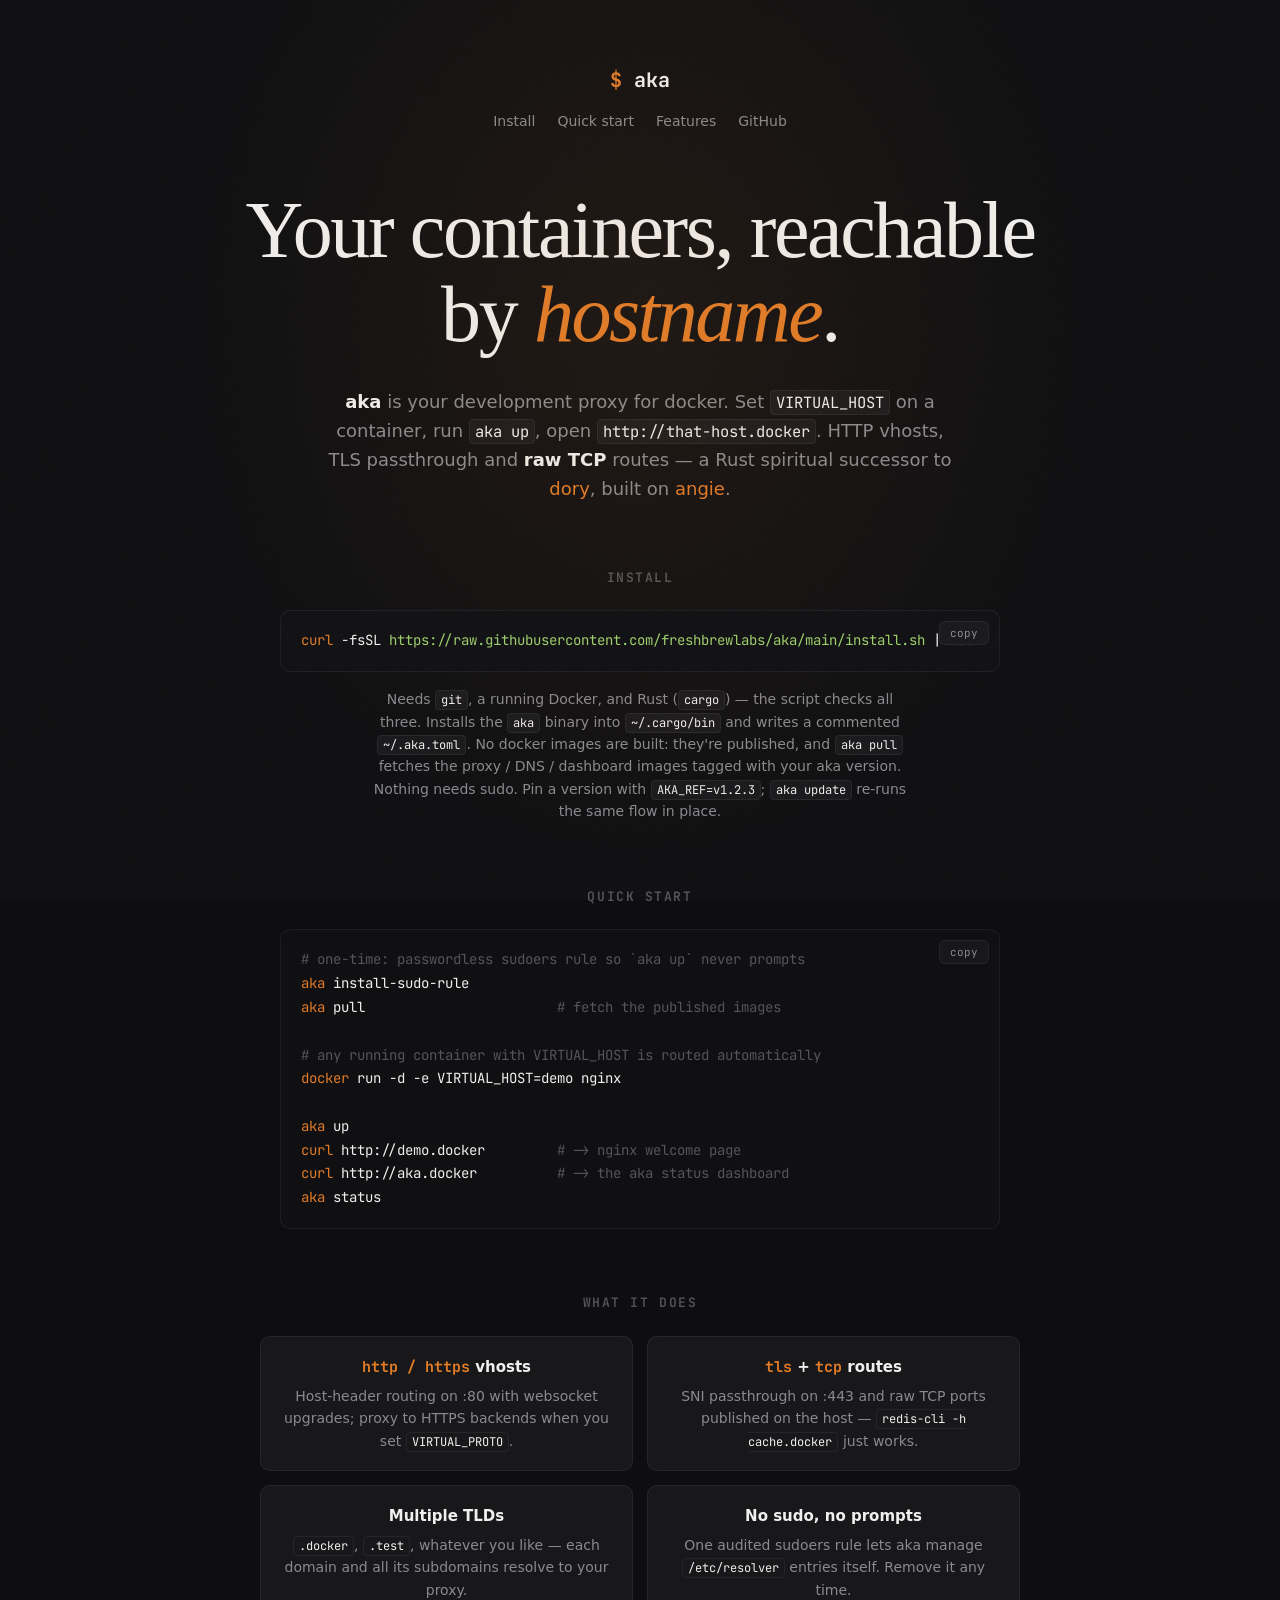
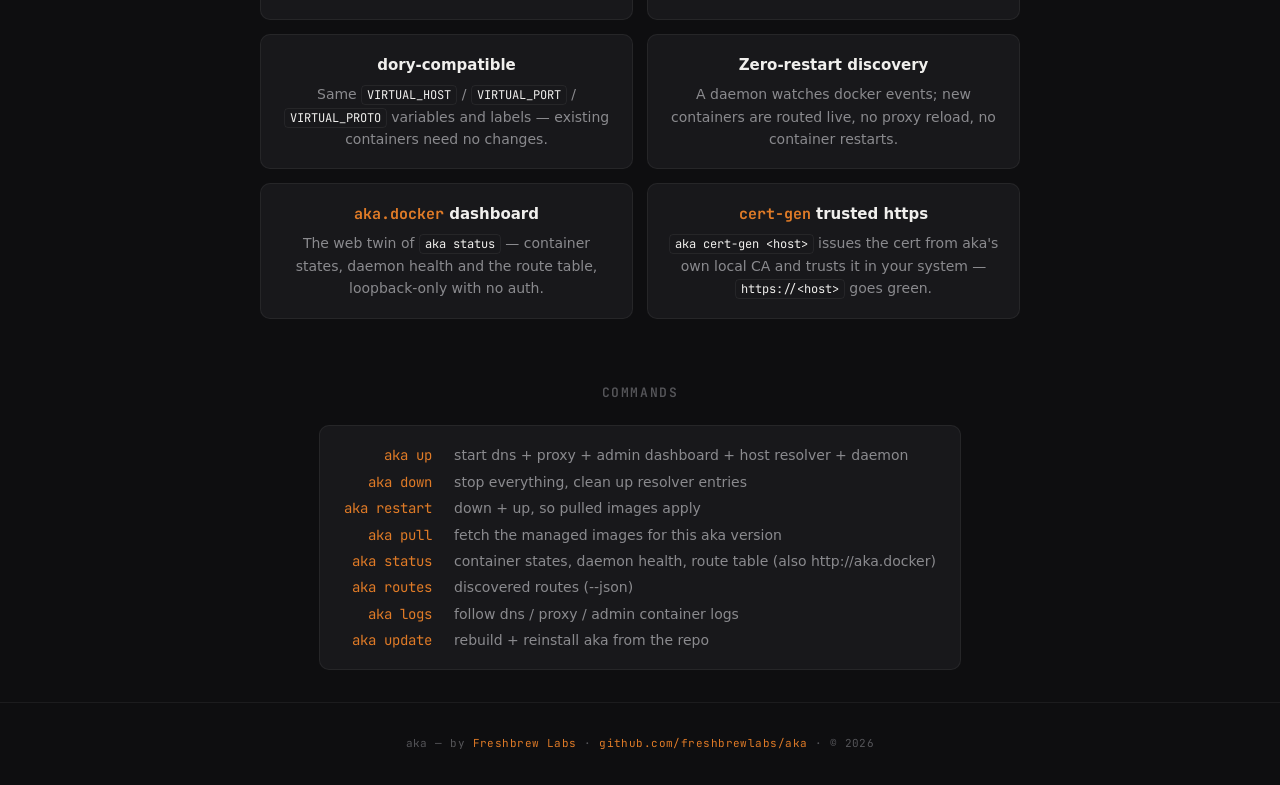
<file: src/public/index.html>
<!DOCTYPE html>
<html lang="en">
<head>
<meta charset="UTF-8" />
<meta name="viewport" content="width=device-width, initial-scale=1.0" />
<meta name="theme-color" content="#0e0e10" />
<link rel="icon" href="data:image/svg+xml,%3Csvg xmlns='http://www.w3.org/2000/svg' viewBox='90.5 28 52 88'%3E%3Cg fill='none' stroke='%23e07b27' stroke-width='15' stroke-linecap='round' stroke-linejoin='round'%3E%3Cpath d='M100 42V102'/%3E%3Cpath d='M100 72L133 42'/%3E%3Cpath d='M100 72L133 102'/%3E%3C/g%3E%3C/svg%3E" />
<title>aka — your development proxy for docker</title>
<meta name="description" content="aka turns Docker containers into hostnames. Set VIRTUAL_HOST, run aka up, open http://that-host.docker — HTTP, HTTPS, TLS passthrough and raw TCP, with no sudo prompts." />
<meta property="og:title" content="aka — your development proxy for docker" />
<meta property="og:description" content="Containers become hostnames. HTTP vhosts, TLS passthrough and raw TCP routes. A Rust successor to dory." />
<link rel="preconnect" href="https://fonts.googleapis.com" />
<link rel="preconnect" href="https://fonts.gstatic.com" crossorigin />
<link href="https://fonts.googleapis.com/css2?family=JetBrains+Mono:wght@400;500&display=swap" rel="stylesheet" />
<style>
  :root {
    --bg: #0e0e10;
    --surface: #18181b;
    --fg: #f0efed;
    --fg-dim: #8a8a8e;
    --fg-muted: #555559;
    --accent: #e07b27;
    --border: rgba(255, 255, 255, 0.06);
    --font-display: "Iowan Old Style", "Charter", Georgia, serif;
    --font-body: -apple-system, "Segoe UI", system-ui, sans-serif;
    --font-mono: "JetBrains Mono", "IBM Plex Mono", "SF Mono", Menlo, monospace;
  }

  *, *::before, *::after { box-sizing: border-box; margin: 0; padding: 0; }

  html { scroll-behavior: smooth; }

  body {
    font-family: var(--font-body);
    font-size: 16px;
    line-height: 1.6;
    color: var(--fg);
    background: var(--bg);
    overflow-x: hidden;
    min-height: 100vh;
    display: flex;
    flex-direction: column;
    position: relative;
    -webkit-font-smoothing: antialiased;
  }

  /* Noise texture */
  body::before {
    content: "";
    position: fixed;
    inset: 0;
    pointer-events: none;
    z-index: 9999;
    opacity: 0.04;
    background-image: url("data:image/svg+xml,%3Csvg xmlns='http://www.w3.org/2000/svg' width='256' height='256'%3E%3Cfilter id='n'%3E%3CfeTurbulence type='fractalNoise' baseFrequency='0.9' numOctaves='4' stitchTiles='stitch'/%3E%3C/filter%3E%3Crect width='100%25' height='100%25' filter='url(%23n)'/%3E%3C/svg%3E");
    background-size: 256px 256px;
  }

  ::selection { background: var(--accent); color: #fff; }

  a { color: var(--accent); text-decoration: none; transition: opacity 0.15s; }
  a:hover { opacity: 0.8; }

  /* ---- layout: everything centered ---- */
  .page {
    flex: 1;
    display: flex;
    flex-direction: column;
    align-items: center;
    justify-content: center;
    position: relative;
    overflow: hidden;
    padding: 64px 24px 32px;
    text-align: center;
  }

  /* Radial glow behind the hero */
  .hero {
    position: relative;
    display: flex;
    flex-direction: column;
    align-items: center;
    width: 100%;
  }
  .glow {
    position: absolute;
    top: 50%;
    left: 50%;
    transform: translate(-50%, -50%);
    width: 900px;
    height: 1100px;
    background: radial-gradient(ellipse at center, rgba(224, 123, 39, 0.08) 0%, transparent 70%);
    border-radius: 50%;
    pointer-events: none;
  }

  /* ---- header ---- */
  header {
    display: flex;
    flex-direction: column;
    align-items: center;
    gap: 14px;
  }
  .wordmark {
    font-family: var(--font-mono); font-weight: 700; font-size: 20px;
    color: var(--fg);
  }
  .wordmark .prompt { color: var(--accent); }
  nav { display: flex; justify-content: center; flex-wrap: wrap; gap: 6px 22px; }
  nav a { color: var(--fg-dim); font-size: 14px; }
  nav a:hover { color: var(--fg); }

  /* ---- hero ---- */
  .headline {
    font-family: var(--font-display);
    font-size: clamp(42px, 7vw, 80px);
    line-height: 1.05;
    font-weight: 400;
    letter-spacing: -0.03em;
    color: var(--fg);
    max-width: 22ch;
    margin-top: 56px;
    margin-bottom: 32px;
  }
  .headline em { color: var(--accent); }
  .sub {
    font-size: clamp(15px, 1.8vw, 18px);
    color: var(--fg-dim);
    max-width: 56ch;
    line-height: 1.6;
  }
  .sub strong { color: var(--fg); font-weight: 600; }

  /* ---- inline code ---- */
  .install-note code, .sub code, .card code, td code {
    font-family: var(--font-mono); font-size: 0.86em;
    background: var(--surface); border: 1px solid var(--border);
    border-radius: 4px; padding: 1px 5px; color: var(--fg);
  }

  /* ---- code blocks ---- */
  .code {
    position: relative;
    background: #101013;
    border: 1px solid var(--border);
    border-radius: 10px;
    max-width: 720px;
    margin: 0 auto;
    text-align: left;
  }
  .code pre {
    margin: 0;
    padding: 18px 72px 18px 20px;
    font-family: var(--font-mono);
    font-size: 14px;
    line-height: 1.7;
    overflow-x: auto;
    white-space: pre;
  }
  .code .c { color: var(--fg-muted); }       /* comment */
  .code .p { color: var(--accent); }         /* prompt / flags */
  .code .s { color: #9ece6a; }               /* string / url */
  .copy {
    position: absolute; top: 10px; right: 10px;
    background: var(--surface); color: var(--fg-dim);
    border: 1px solid var(--border); border-radius: 6px;
    font-family: var(--font-mono); font-size: 11px;
    padding: 4px 10px; cursor: pointer;
  }
  .copy:hover { color: var(--fg); }

  /* ---- sections ---- */
  section { padding-top: 64px; width: 100%; }
  section > h2 {
    font-family: var(--font-mono);
    font-size: 13px; text-transform: uppercase; letter-spacing: 0.12em;
    color: var(--fg-muted); font-weight: 600; margin-bottom: 22px;
  }
  .install-note {
    margin-top: 16px; color: var(--fg-dim); font-size: 14px;
    max-width: 62ch; margin-left: auto; margin-right: auto;
  }

  /* ---- features ---- */
  .grid {
    display: grid; grid-template-columns: 1fr 1fr; gap: 14px;
    max-width: 760px; margin: 0 auto; text-align: center;
  }
  .card {
    background: var(--surface); border: 1px solid var(--border);
    border-radius: 10px; padding: 18px 20px;
  }
  .card h3 { font-size: 15px; margin-bottom: 6px; }
  .card h3 .t { color: var(--accent); font-family: var(--font-mono); }
  .card p { color: var(--fg-dim); font-size: 14px; }

  /* ---- commands ---- */
  .cmds {
    display: inline-grid; grid-template-columns: auto auto;
    gap: 4px 22px; text-align: left;
    font-family: var(--font-mono); font-size: 14px;
    background: var(--surface); border: 1px solid var(--border);
    border-radius: 10px; padding: 18px 24px;
  }
  .cmds .cmd { color: var(--accent); white-space: pre; text-align: right; }
  .cmds .desc { color: var(--fg-dim); font-family: var(--font-body); }

  /* ---- footer ---- */
  footer {
    padding: 32px 24px;
    text-align: center;
    border-top: 1px solid var(--border);
  }
  .footer-copy {
    font-family: var(--font-mono);
    font-size: 11px; letter-spacing: 0.04em;
    color: var(--fg-muted);
  }

  /* ---- responsive ---- */
  @media (prefers-reduced-motion: reduce) {
    *, *::before, *::after {
      animation-duration: 0.01ms !important;
      transition-duration: 0.01ms !important;
    }
  }

  @media (max-width: 600px) {
    body { font-size: 15px; }
    .page { padding: 48px 20px 24px; }
    .headline { font-size: clamp(36px, 9vw, 56px); margin-top: 40px; margin-bottom: 24px; }
    .sub { font-size: 14px; }
    .grid { grid-template-columns: 1fr; }
    section { padding-top: 48px; }
  }
</style>
</head>
<body>
<main class="page">

  <header>
    <span class="wordmark"><span class="prompt">$</span> aka</span>
    <nav>
      <a href="#install">Install</a>
      <a href="#quickstart">Quick start</a>
      <a href="#features">Features</a>
      <a href="https://github.com/freshbrewlabs/aka">GitHub</a>
    </nav>
  </header>

  <div class="hero">
    <div class="glow" aria-hidden="true"></div>
    <h1 class="headline">Your containers, reachable by <em>hostname</em>.</h1>
    <p class="sub">
      <strong>aka</strong> is your development proxy for docker. Set
      <code>VIRTUAL_HOST</code> on a container, run <code>aka up</code>, open
      <code>http://that-host.docker</code>. HTTP vhosts, TLS passthrough and
      <strong>raw TCP</strong> routes — a Rust spiritual successor to
      <a href="https://github.com/FreedomBen/dory">dory</a>, built on
      <a href="https://angie.software">angie</a>.
    </p>
  </div>

  <section id="install">
    <h2>Install</h2>
    <div class="code"><button class="copy" data-target="install-cmd">copy</button><pre><span id="install-cmd"><span class="p">curl</span> -fsSL <span class="s">https://raw.githubusercontent.com/freshbrewlabs/aka/main/install.sh</span> | bash</span></pre></div>
    <p class="install-note">
      Needs <code>git</code>, a running Docker, and Rust (<code>cargo</code>) —
      the script checks all three. Installs the <code>aka</code> binary into
      <code>~/.cargo/bin</code> and writes a commented <code>~/.aka.toml</code>.
      No docker images are built: they're published, and <code>aka pull</code>
      fetches the proxy / DNS / dashboard images tagged with your aka version.
      Nothing needs sudo. Pin a version with <code>AKA_REF=v1.2.3</code>;
      <code>aka update</code> re-runs the same flow in place.
    </p>
  </section>

  <section id="quickstart">
    <h2>Quick start</h2>
    <div class="code"><button class="copy" data-target="qs-cmd">copy</button><pre><span id="qs-cmd"><span class="c"># one-time: passwordless sudoers rule so `aka up` never prompts</span>
<span class="p">aka</span> install-sudo-rule
<span class="p">aka</span> pull                        <span class="c"># fetch the published images</span>

<span class="c"># any running container with VIRTUAL_HOST is routed automatically</span>
<span class="p">docker</span> run -d -e VIRTUAL_HOST=demo nginx

<span class="p">aka</span> up
<span class="p">curl</span> http://demo.docker         <span class="c"># -> nginx welcome page</span>
<span class="p">curl</span> http://aka.docker          <span class="c"># -> the aka status dashboard</span>
<span class="p">aka</span> status</span></pre></div>
  </section>

  <section id="features">
    <h2>What it does</h2>
    <div class="grid">
      <div class="card">
        <h3><span class="t">http / https</span> vhosts</h3>
        <p>Host-header routing on :80 with websocket upgrades; proxy to HTTPS
        backends when you set <code>VIRTUAL_PROTO</code>.</p>
      </div>
      <div class="card">
        <h3><span class="t">tls</span> + <span class="t">tcp</span> routes</h3>
        <p>SNI passthrough on :443 and raw TCP ports published on the host —
        <code>redis-cli -h cache.docker</code> just works.</p>
      </div>
      <div class="card">
        <h3>Multiple TLDs</h3>
        <p><code>.docker</code>, <code>.test</code>, whatever you like — each
        domain and all its subdomains resolve to your proxy.</p>
      </div>
      <div class="card">
        <h3>No sudo, no prompts</h3>
        <p>One audited sudoers rule lets aka manage
        <code>/etc/resolver</code> entries itself. Remove it any time.</p>
      </div>
      <div class="card">
        <h3>dory-compatible</h3>
        <p>Same <code>VIRTUAL_HOST</code> / <code>VIRTUAL_PORT</code> /
        <code>VIRTUAL_PROTO</code> variables and labels — existing containers
        need no changes.</p>
      </div>
      <div class="card">
        <h3>Zero-restart discovery</h3>
        <p>A daemon watches docker events; new containers are routed live,
        no proxy reload, no container restarts.</p>
      </div>
      <div class="card">
        <h3><span class="t">aka.docker</span> dashboard</h3>
        <p>The web twin of <code>aka status</code> — container states, daemon
        health and the route table, loopback-only with no auth.</p>
      </div>
      <div class="card">
        <h3><span class="t">cert-gen</span> trusted https</h3>
        <p><code>aka cert-gen &lt;host&gt;</code> issues the cert from aka's own local
        CA and trusts it in your system — <code>https://&lt;host&gt;</code> goes green.</p>
      </div>
    </div>
  </section>

  <section id="commands">
    <h2>Commands</h2>
    <div class="cmds">
      <span class="cmd">aka up</span>          <span class="desc">start dns + proxy + admin dashboard + host resolver + daemon</span>
      <span class="cmd">aka down</span>        <span class="desc">stop everything, clean up resolver entries</span>
      <span class="cmd">aka restart</span>      <span class="desc">down + up, so pulled images apply</span>
      <span class="cmd">aka pull</span>        <span class="desc">fetch the managed images for this aka version</span>
      <span class="cmd">aka status</span>      <span class="desc">container states, daemon health, route table (also http://aka.docker)</span>
      <span class="cmd">aka routes</span>      <span class="desc">discovered routes (--json)</span>
      <span class="cmd">aka logs</span>        <span class="desc">follow dns / proxy / admin container logs</span>
      <span class="cmd">aka update</span>      <span class="desc">rebuild + reinstall aka from the repo</span>
    </div>
  </section>

</main>

<footer>
  <p class="footer-copy">aka — by <a href="https://freshbrewlabs.com">Freshbrew Labs</a> · <a href="https://github.com/freshbrewlabs/aka">github.com/freshbrewlabs/aka</a> · © <span id="copy-year"></span></p>
</footer>

<script>
  document.getElementById('copy-year').textContent = new Date().getFullYear();
  document.querySelectorAll('.copy').forEach(function (btn) {
    btn.addEventListener('click', function () {
      var text = document.getElementById(btn.dataset.target).innerText;
      navigator.clipboard.writeText(text).then(function () {
        btn.textContent = 'copied';
        setTimeout(function () { btn.textContent = 'copy'; }, 1500);
      });
    });
  });
</script>
</body>
</html>
</file>
